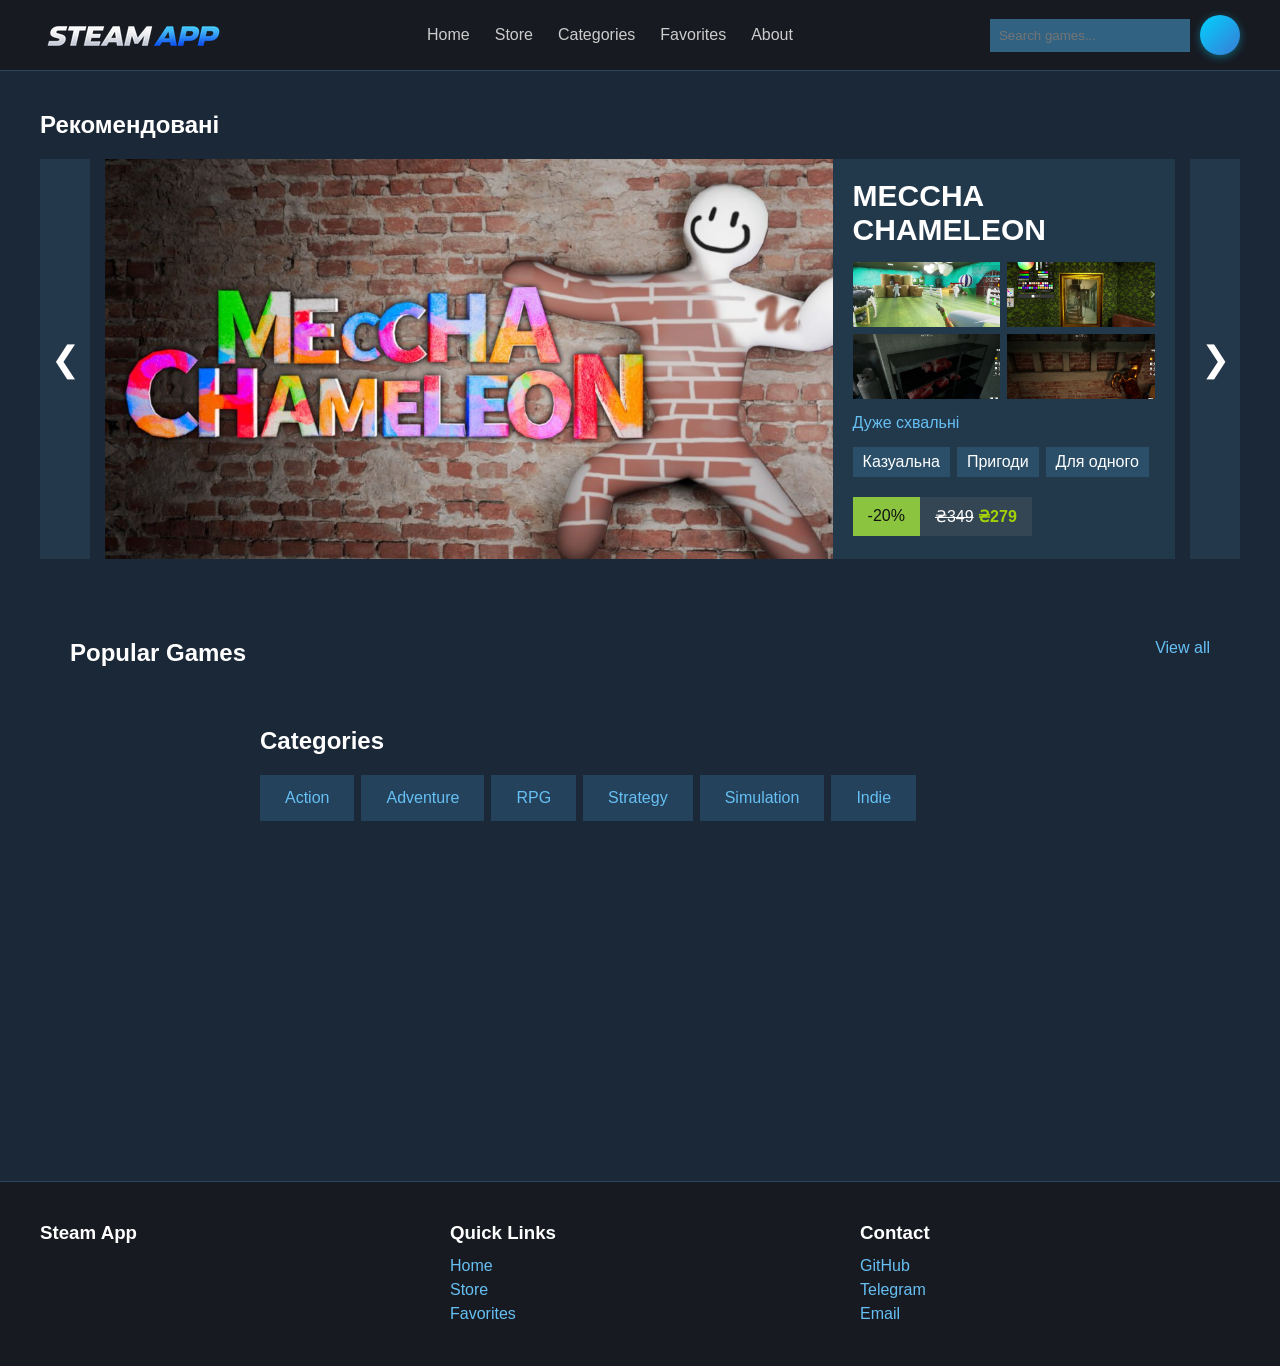
<file: index.html>
<!DOCTYPE html>
<html lang="en">
<head>
    <meta charset="UTF-8">
    <meta name="viewport" content="width=device-width, initial-scale=1.0">
    <title>Steam App</title>
    <link rel="icon" type="image/png" href="favicon.png">

    <link rel="stylesheet" href="images">
    <link rel="stylesheet" href="style.css">
    <script src="script.js"></script>
</head>



<body>
    <header class="header">
        <div class="container header_inner">
            <a href="#" class="logo">
                <img class="logo__image" src="logo.png" alt="STEAM APP">
            </a>

            <nav class="nav">
                <a href="#">Home</a>
                <a href="#">Store</a>
                <a href="#">Categories</a>
                <a href="#">Favorites</a>
                <a href="#">About</a>
              </nav>
            <div class="header_actions">
                <input class="search" type="search" placeholder="Search games..." />
                <div class="avatar" title="Profile"></div>
            </div>
        </div>
    </header>
    <main>
        <section class="hero">

    <div class="container">

        <h2 class="hero_heading">Рекомендовані</h2>
        <div class="hero_slider">

    <button class="slider_arrow prev">&#10094;</button>


    <!-- MECCHA -->

    <div id="meccha" class="hero_card">

        <img class="hero_image"
             src="images/Meccha Hameleon.jpg"
             alt="Meccha Hameleon">

        <div class="hero_info">

            <h1 class="hero_title">
                MECCHA CHAMELEON
            </h1>

            <div class="hero_gallery">
                <img src="5.png" alt="">
                <img src="6.png" alt="">
                <img src="7.png" alt="">
                <img src="8.png" alt="">
            </div>

            <div class="hero_reviews">
                Дуже схвальні
            </div>

            <div class="hero_tags">
                <span>Казуальна</span>
                <span>Пригоди</span>
                <span>Для одного</span>
            </div>

            <div class="hero_discount">
                <span class="discount_percent">
                    -20%
                </span>

                <div class="discount_price">
                    <del>₴349</del>
                    <strong>₴279</strong>
                </div>
            </div>

        </div>

    </div>


    <!-- DOTA 2 -->

    <div id="dota2" class="hero_card">

        <img class="hero_image"
             src="images/Dota 2.jpg"
             alt="Dota 2">

        <div class="hero_info">

            <h1 class="hero_title">
                DOTA 2
            </h1>

            <div class="hero_gallery">
                <img src="10.png" alt="">
                <img src="12.png" alt="">
                <img src="11.png" alt="">
                <img src="9.png" alt="">
            </div>

            <div class="hero_reviews">
                Дуже схвальні
            </div>

            <div class="hero_tags">
                <span>Екшн</span>
                <span>Стратегія</span>
                <span>Для одного</span>
            </div>

            <div class="hero_discount">
                <span class="discount_percent">
                    FREE
                </span>

                <div class="discount_price">
                    <strong>Завантажити</strong>
                </div>
            </div>

        </div>

    </div>

       <!-- project zomboid -->

            <div id="project-zomboid" class="hero_card">

                <img class="hero_image"
                     src="images/Project Zomboid.jpg"
                     alt="Project Zomboid">
        
                <div class="hero_info">
        
                    <h1 class="hero_title">
                        PROJECT ZOMBOID
                    </h1>
        
                    <div class="hero_gallery">
                        <img src="13.jpg" alt="">
                        <img src="14.jpg" alt="">
                        <img src="15.jpg" alt="">
                        <img src="16.jpg" alt="">
                    </div>
        
                    <div class="hero_reviews">
                        Дуже схвальні
                    </div>
        
                    <div class="hero_tags">
                        <span>Виживанння</span>
                        <span>Зомбі</span>
                        <span>Відкритий світ</span>
                        <span>Пісочниця інді</span>
                      
                    </div>
        
                    <div class="hero_discount">
                        <div class="discount_price">
                            <strong>₴530</strong>
                        </div>
                    </div>
                    
        
                </div>
        
            </div>
    
                <!-- Apex Legends -->
    
                <div id="apex-legends" class="hero_card">
    
                    <img class="hero_image"
                            src="images/Apex Legends.jpg"
                            alt="Apex Legends">
            
                    <div class="hero_info">
            
                        <h1 class="hero_title">
                            APEX LEGENDS
                        </h1>
            
                        <div class="hero_gallery">
                            <img src="1.png" alt="">
                            <img src="2.png" alt="">
                            <img src="3.png" alt="">
                            <img src="4.png" alt="">
                        </div>
            
                        <div class="hero_reviews">
                            Змішані
                        </div>
            
                        <div class="hero_tags">
                            <span>Вільний доступ</span>
                            <span>Багатокористувацька гра</span>
                            
                        </div>
            
                        <div class="hero_discount">
                            <span class="discount_percent">
                                FREE
                            </span>
            
                            <div class="discount_price">
                                <strong>Завантажити</strong>
                            </div>
                        </div>
                        
            
                    </div>
            
                </div>

   

<button class="slider_arrow">&#10095;</button>

</div>



</section>
        <section class="section" id="popular">
            <div class="container">
                <div class="container">
                    <div class="section_head">
                        <h2 class="section_title">Popular Games</h2>
                        <a href="#" class="section_link">View all</a>
                    </div>
                    <div class="games_grid">
                        <article class="game-card">
                        <img class="game-card_image" src="images/Meccha Hameleon.jpg" alt="game Cover"/>
                        <div class="game-card_body">
                            <h3 class="game_card_title">Meccha Hameleon</h3>
                            <p class="game-card_meta">Багатокористувацька гра, Казуальна гра</p>
                            <div class="game-card_rating">86% дуже схвальні</div>
                        </div>
                    </article>
                    <section class="games_grid">
                        <article class="game-card">
                        <img class="game-card_image" src="images/Project Zomboid.jpg" alt="game Cover"/>
                        <div class="game-card_body">
                            <h3 class="game_card_title">Project Zomboid</h3>
                            <p class="game-card_meta">Виживанння, Зомбі, Відкритий світ</p>
                            <div class="game-card_rating">94% дуже схвальні</div>
                        </div>
                    </article>
                    <div class="games_grid">
                        <article class="game-card">
                        <img class="game-card_image" src="images/Dota 2.jpg" alt="game Cover"/>
                        <div class="game-card_body">
                            <h3 class="game_card_title">Dota 2</h3>
                            <p class="game-card_meta">Вільний доступ, МОБА, Стратегія</p>
                            <div class="game-card_rating">80% дуже схвальні</div>
                        </div>
                    </article>
                    <div class="games_grid">
                        <article class="game-card">
                        <img class="game-card_image" src="images/Apex Legends.jpg" alt="game Cover"/>
                        <div class="game-card_body">
                            <h3 class="game_card_title">Apex Legends</h3>
                            <p class="game-card_meta">Багатокористувацька гра, Вільний доступ</p>
                            <div class="game-card_rating">67% змішані</div>
                        </div>
                    </article>
            </div>
        </div>
    </section>
    <section class="section">
        <div class="container">
            <div class="section_head">
                <h2 class="section_title">Categories</h2>
                <a href="#" class="section_link">View all</a>
            </div>
            <div class="categories">
                <div class="category">Action</div>
                <div class="category">Adventure</div>
                <div class="category">RPG</div>
                <div class="category">Strategy</div>
                <div class="category">Simulation</div>
                <div class="category">Indie</div>
              </div>
            </div>
          </section>
        </main>
        <footer class="footer">
            <div class="container footer__inner">
              <div>
                <h3 class="footer__title">Steam App</h3>
                <p></p>
              </div>
              <div>
                <h3 class="footer__title">Quick Links</h3>
                <p><a href="#">Home</a></p>
                <p><a href="#">Store</a></p>
                <p><a href="#">Favorites</a></p>
              </div>
              <div>
                <h3 class="footer__title">Contact</h3>
                <p><a href="#">GitHub</a></p>
                <p><a href="#">Telegram</a></p>
                <p><a href="#">Email</a></p>
              </div>
            </div>
          </footer>

        
</body>



</html>
</file>
<file: style.css>
*{margin:0;padding:0;box-sizing:border-box}

body{
    background:#1b2838;
    font-family:Arial,sans-serif;
    color:white
}

.container{
    width:1200px;
    max-width:95%;
    margin:auto
}


.header{
    background:#171a21;
    border-bottom:1px solid #2a475e
}

.header_inner{
    height:70px;
    display:flex;
    align-items:center;
    justify-content:space-between
}

.logo,.nav,.header_actions{
    display:flex;
    align-items:center
}

.logo{
    gap:10px;
    color:white;
    text-decoration:none;
    font-size:26px;
    font-weight:bold;
}


.logo__icon,.avatar{
    width:40px;
    height:40px;
    border-radius:50%;
    background: linear-gradient(135deg, #00d2ff 0%, #3a7bd5 100%);
    box-shadow: 0 2px 8px rgba(0, 210, 255, 0.4);
}

.logo__icon{
    display:grid;
    place-items:center;
    color:#ffffff;
    font-weight:900;
}


.logo span:last-child {
    background: linear-gradient(90deg, #00d2ff 0%, #a6e3e9 100%);
    -webkit-background-clip: text;
    -webkit-text-fill-color: transparent;
}

.nav{gap:25px}

.nav a{
    color:#ccc;
    text-decoration:none
}

.nav a:hover,.section_link:hover,.footer a:hover{
    color:#66c0f4
}

.header_actions{gap:10px}

.search{
    width:200px;
    padding:9px;
    border:0;
    background:#316282;
    color:white
}


.hero,.section{padding:40px 0}

.hero_heading,.section_head{margin-bottom:20px}

.hero_slider{
    display:flex;
    align-items:center;
    gap:15px
}

.slider_arrow{
    width:50px;
    height:400px;
    border:0;
    background:#24384b;
    color:white;
    font-size:35px;
    cursor:pointer
}

.hero_card{
    flex:1;
    display:flex;
    background:#16202d
}

.hero_image{
    width:68%;
    height:400px;
    object-fit:cover
}

.hero_info{
    width:32%;
    padding:20px;
    background:#22384b
}

.hero_title{
    font-size:30px;
    margin-bottom:15px
}

.hero_gallery{
    display:grid;
    grid-template-columns:1fr 1fr;
    gap:7px;
    margin-bottom:15px
}

.hero_gallery img{
    width:100%;
    height:65px;
    object-fit:cover
}

.hero_reviews{
    color:#66c0f4;
    margin-bottom:15px
}

.hero_tags,.categories{
    display:flex;
    flex-wrap:wrap;
    gap:7px
}

.hero_tags span{
    background:#2b4f69;
    padding:6px 10px
}

.hero_discount{display:flex;margin-top:20px}

.discount_percent,.discount_price{padding:10px 15px}

.discount_percent{
    background:#8bc53f;
    color:#111
}

.discount_price{background:#344654}

.discount_price strong{color:#a4d007}


.section_head{
    display:flex;
    justify-content:space-between
}

.section_link{
    color:#66c0f4;
    text-decoration:none
}

.games_grid{
    display:grid;
    grid-template-columns:repeat(3,1fr);
    gap:20px
}

.game-card{
    background:#16202d;
    overflow:hidden
}

.game-card_image{
    width:100%;
    height:180px;
    object-fit:cover
}

.game-card_body{padding:15px}

.game_card_title,.game-card_meta{margin-bottom:10px}

.game-card_meta{color:#aaa}

.game-card_rating{color:#66c0f4}


.category{
    padding:14px 25px;
    background:#24425c;
    color:#66c0f4;
    cursor:pointer
}

.category:hover{
    background:#66c0f4;
    color:#171a21
}


.footer{
    background:#171a21;
    margin-top:50px;
    border-top:1px solid #2a475e
}

.footer__inner{
    display:grid;
    grid-template-columns:repeat(3,1fr);
    gap:30px;
    padding:40px 0
}

.footer__title{margin-bottom:10px}

.footer p{
    color:#aaa;
    line-height:1.5
}

.footer a{
    color:#66c0f4;
    text-decoration:none
}

.hide{display:none}
</file>
